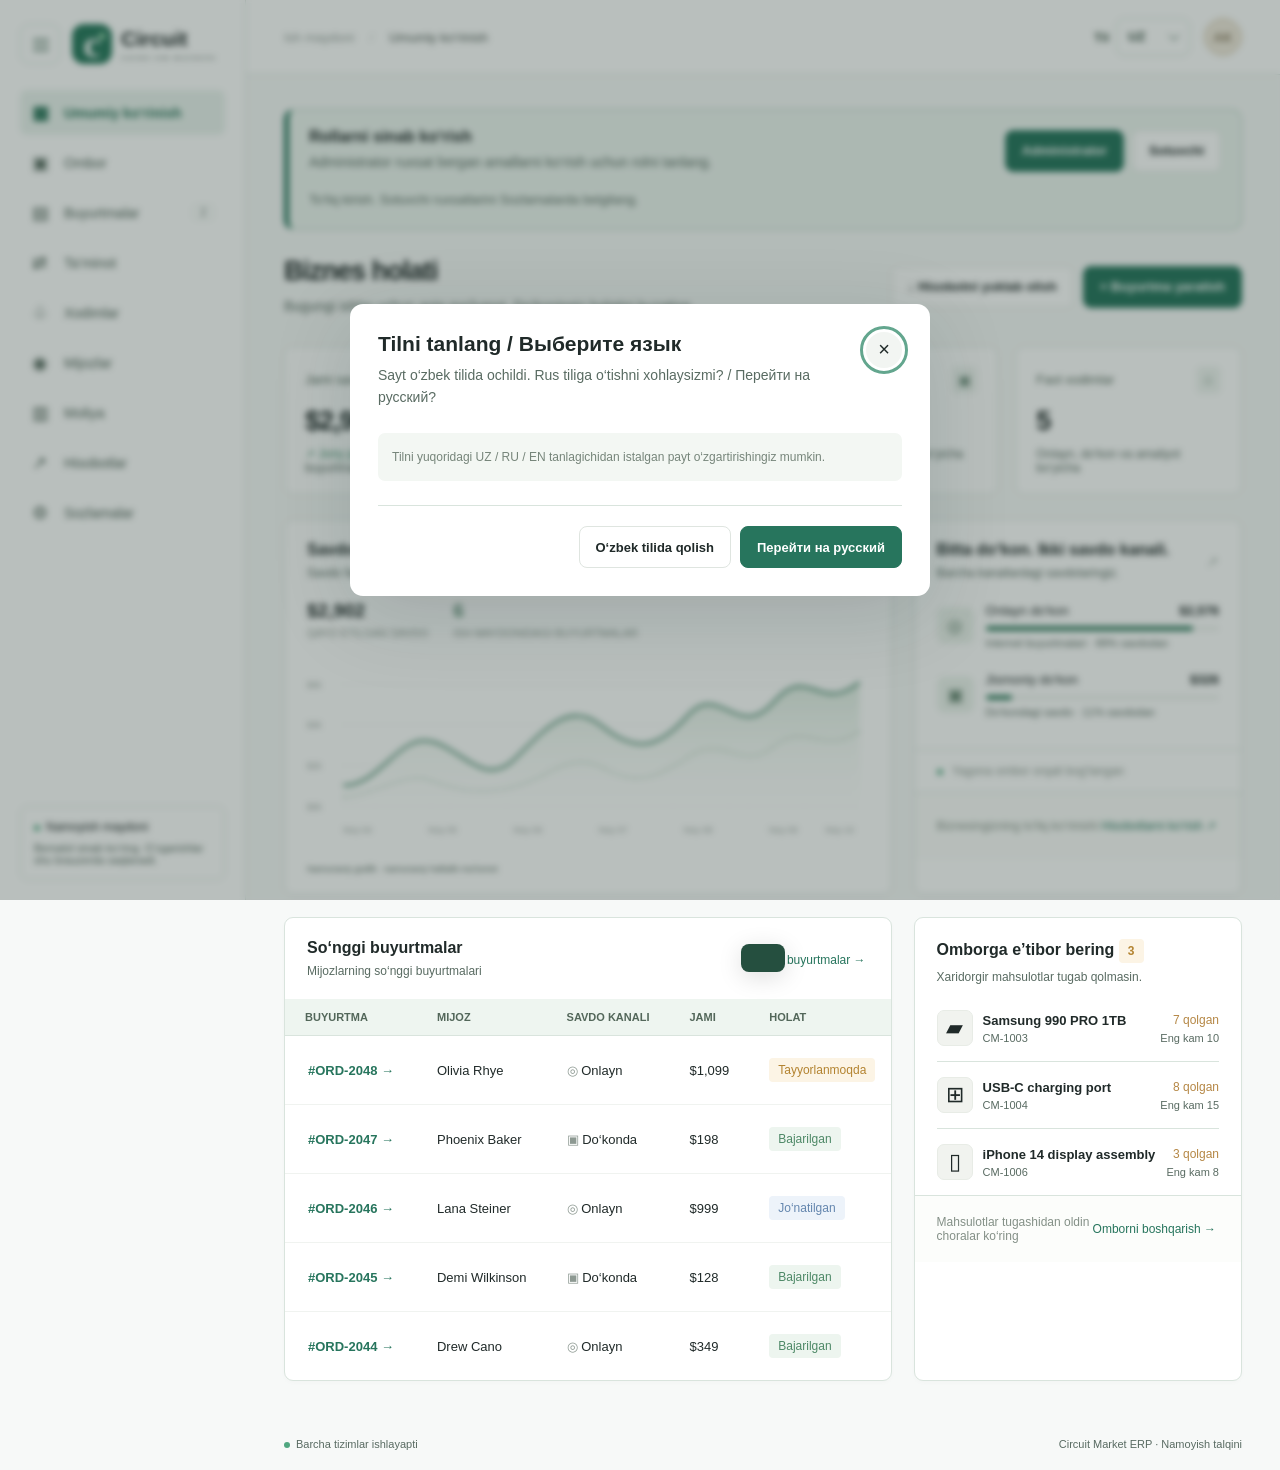
<file: index.html>
<!doctype html>
<html lang="uz"><head><meta charset="UTF-8"><meta name="viewport" content="width=device-width, initial-scale=1"><title>Circuit Market — ERP workspace</title><link rel="stylesheet" href="styles.css"></head>
<body><aside class="sidebar"><div class="sidebar-top"><button class="category-toggle" id="categories-toggle" data-action="toggle-categories" aria-controls="nav" aria-expanded="true" aria-label="Kategoriyalarni yashirish" title="Kategoriyalarni yashirish"><svg viewBox="0 0 24 24" width="22" height="22" aria-hidden="true"><path d="M4 6h16M4 12h16M4 18h16"/></svg></button><a class="brand" href="#dashboard"><span class="logo">c<span>•</span></span><span>Circuit<span class="brand-sub">MARKET WORKSPACE</span></span></a></div><nav id="nav"></nav><div class="sidebar-bottom"><div class="demo"><span class="live-dot"></span> Demo workspace<small>Explore freely. Your changes stay here.</small></div></div></aside><div class="shell"><header><div class="header-left"><div class="breadcrumb">Workspace <span>/</span> <strong id="crumb">Overview</strong></div></div><div class="header-actions"><label class="language-control"><span id="language-label">Til</span><select id="language" aria-labelledby="language-label"><option value="uz">UZ</option><option value="ru">RU</option><option value="en">EN</option></select></label><button class="avatar small" id="profile" aria-label="Profil">AK</button></div></header><main id="main"></main><footer><span><span class="live-dot"></span> All systems operational</span><span>Circuit Market ERP · Presentation demo</span></footer></div><div id="overlay" class="overlay" hidden></div><div id="toast" role="status"></div><script src="i18n.js"></script><script src="features.js"></script><script src="dropdowns.js"></script><script src="motion.js"></script><script src="app.js"></script></body></html>
</file>
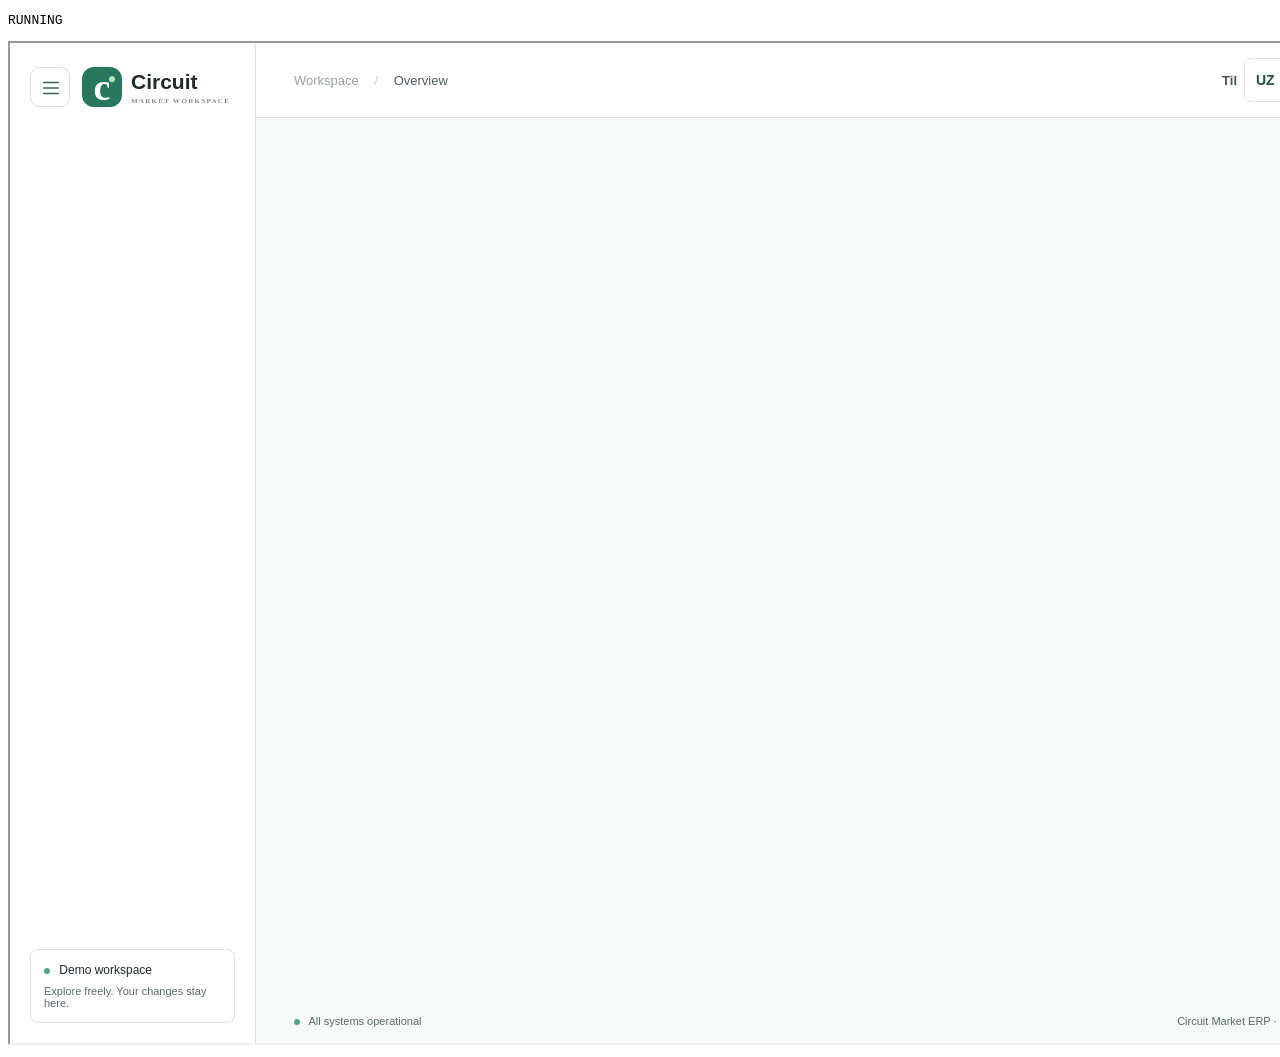
<file: tests/browser.html>
<!doctype html><meta charset="utf-8"><title>ERP browser checks</title><pre id="result">RUNNING</pre><iframe src="../index.html" style="width:1400px;height:1000px"></iframe><script>
const frame=document.querySelector('iframe');
frame.onload=async()=>{
  const w=frame.contentWindow,d=w.document,checks=[];
  const assert=(ok,label)=>{if(!ok)throw Error(label);checks.push(label)};
  const click=selector=>{const el=d.querySelector(selector);assert(el,'control exists: '+selector);el.click()};
  try{
    assert(d.documentElement.lang==='uz','boots in UZ');
    assert(!d.querySelector('#overlay').hidden,'Russian language prompt opens');
    click('[data-action="use-ru"]');assert(d.documentElement.lang==='ru','Russian prompt changes language');
    const lang=d.querySelector('#language');lang.value='en';lang.dispatchEvent(new w.Event('change',{bubbles:true}));
    assert(d.querySelector('h1').textContent==='Business overview','English selector changes UI');
    assert(d.querySelectorAll('#profile').length===1&&!d.querySelector('.sidebar .avatar'),'one profile icon');
    assert(!d.querySelector('[data-role="customer"]'),'Customer role removed');
    assert(!d.querySelector('.workspace'),'inactive workspace box removed');
    assert(!d.querySelector('.today')&&!d.querySelector('#alerts'),'date and redundant header shortcut removed');
    assert(d.querySelector('.sidebar-top').firstElementChild.id==='categories-toggle','menu button appears before logo');
    assert(d.querySelector('#categories-toggle svg')&&!d.querySelector('#categories-toggle').textContent.trim(),'menu button is icon only');
    click('#categories-toggle');assert(d.querySelector('#nav').hidden,'categories collapse');
    assert(d.querySelector('.sidebar').getBoundingClientRect().width===0,'collapsed sidebar disappears entirely');
    assert(d.querySelector('.shell').getBoundingClientRect().left===0,'content expands to left edge');
    assert(!!d.querySelector('header .brand'),'logo moves into top bar');
    assert(d.querySelector('header .sidebar-top').firstElementChild.id==='categories-toggle','collapsed header keeps button before logo');
    if(!w.matchMedia('(prefers-reduced-motion: reduce)').matches)assert(d.getAnimations().some(a=>a.effect?.target===d.querySelector('.brand')),'logo morphs between sidebar and header');
    else assert(d.getAnimations().length===0,'reduced-motion preference disables animation');
    click('#categories-toggle');assert(!!d.querySelector('.sidebar .brand'),'logo returns when expanded');
    // Rapid clicks must settle on the final layout, without stale animation state.
    click('#categories-toggle');click('#categories-toggle');
    await new Promise(r=>setTimeout(r,380));
    assert(!d.body.classList.contains('nav-collapsed')&&!!d.querySelector('.sidebar .brand'),'rapid toggles settle correctly');
    const languageTrigger=d.querySelector('#language').closest('.select-control').querySelector('.select-trigger');
    languageTrigger.click();await new Promise(r=>setTimeout(r,100));assert(!d.querySelector('#select-menu').hidden,'custom language menu opens and stays open');
    d.querySelector('[data-option-index="1"]').click();assert(d.documentElement.lang==='ru','custom language option applies');
    w.setLanguage('en');
    click('[data-action="new-order"]');
    const product=d.querySelector('[name="product"]'),qty=d.querySelector('[name="qty"]');
    product.value='CM-1006';product.dispatchEvent(new w.Event('change',{bubbles:true}));
    assert(qty.max==='3','quantity maximum tracks selected stock');qty.value='4';assert(!qty.checkValidity(),'browser blocks overselling');
    product.value='CM-1001';product.dispatchEvent(new w.Event('change',{bubbles:true}));qty.value='1';
    d.querySelector('[name="customer"]').value='Olivia Rhye';
    const channelTrigger=d.querySelector('[name="channel"]').closest('.select-control').querySelector('.select-trigger');channelTrigger.click();
    channelTrigger.dispatchEvent(new w.KeyboardEvent('keydown',{key:'End',bubbles:true}));channelTrigger.dispatchEvent(new w.KeyboardEvent('keydown',{key:'Enter',bubbles:true}));
    assert(d.querySelector('[name="channel"]').value==='In-store','custom form menu supports keyboard selection');
    d.querySelector('#order-form').requestSubmit();
    assert(d.querySelector('#overlay').hidden,'valid staff order submitted');
    click('[data-role="admin"]');click('#nav [href="#customers"]');
    await new Promise(r=>setTimeout(r,50));
    click('[data-customer="Olivia Rhye"]');assert(d.querySelectorAll('.purchase-card').length>=2,'customer opens separate purchases');click('.close');
    click('#profile');await new Promise(r=>setTimeout(r,50));
    assert(!!d.querySelector('#permission-form'),'admin seller permission settings');
    d.querySelector('[name="createOrders"]').checked=false;d.querySelector('[name="salesReport"]').checked=false;d.querySelector('[name="stockReport"]').checked=false;d.querySelector('#permission-form').requestSubmit();
    click('[data-role="seller"]');assert(!d.querySelector('[data-action="new-order"]'),'seller create action obeys admin');
    click('#nav [href="#reports"]');await new Promise(r=>setTimeout(r,50));assert(!d.querySelector('[data-export]'),'seller exports obey admin');
    click('[data-role="admin"]');click('#nav [href="#reports"]');await new Promise(r=>setTimeout(r,50));click('[data-export="orders"]');
    assert(d.querySelectorAll('[name="format"] option').length===3,'three download formats');click('.close');
    for(const locale of ['uz','ru','en']){
      lang.value=locale;lang.dispatchEvent(new w.Event('change',{bubbles:true}));
      click('#nav [href="#inventory"]');await new Promise(r=>setTimeout(r,50));
      const filter=d.querySelector('#filter');filter.value='Phones';filter.dispatchEvent(new w.Event('change',{bubbles:true}));
      assert(d.querySelectorAll('tbody tr').length===1&&d.querySelector('tbody').textContent.includes('iPhone 15 Pro'),'category filter works in '+locale);
      w.go('dashboard');const period=d.querySelector('#period');period.value='30 days';period.dispatchEvent(new w.Event('change',{bubbles:true}));assert(d.querySelector('#period').value==='30 days','chart period works in '+locale);
    }
    w.setLanguage('ru');
    await new Promise(resolve=>{frame.onload=resolve;w.location.reload()});
    const fresh=frame.contentWindow.document;
    assert(fresh.documentElement.lang==='uz'&&fresh.querySelector('#language').value==='uz','reload always returns to Uzbek');
    fresh.querySelector('[data-action="keep-uz"]').click();fresh.querySelector('[data-role="seller"]').click();
    assert(!fresh.querySelector('[data-action="new-order"]'),'administrator permissions survive reload');
    document.querySelector('#result').textContent='PASS '+checks.length+' browser checks\n'+checks.join('\n');
  }catch(error){document.querySelector('#result').textContent='FAIL '+error.stack+'\n'+checks.join('\n')}
};
</script>
</file>
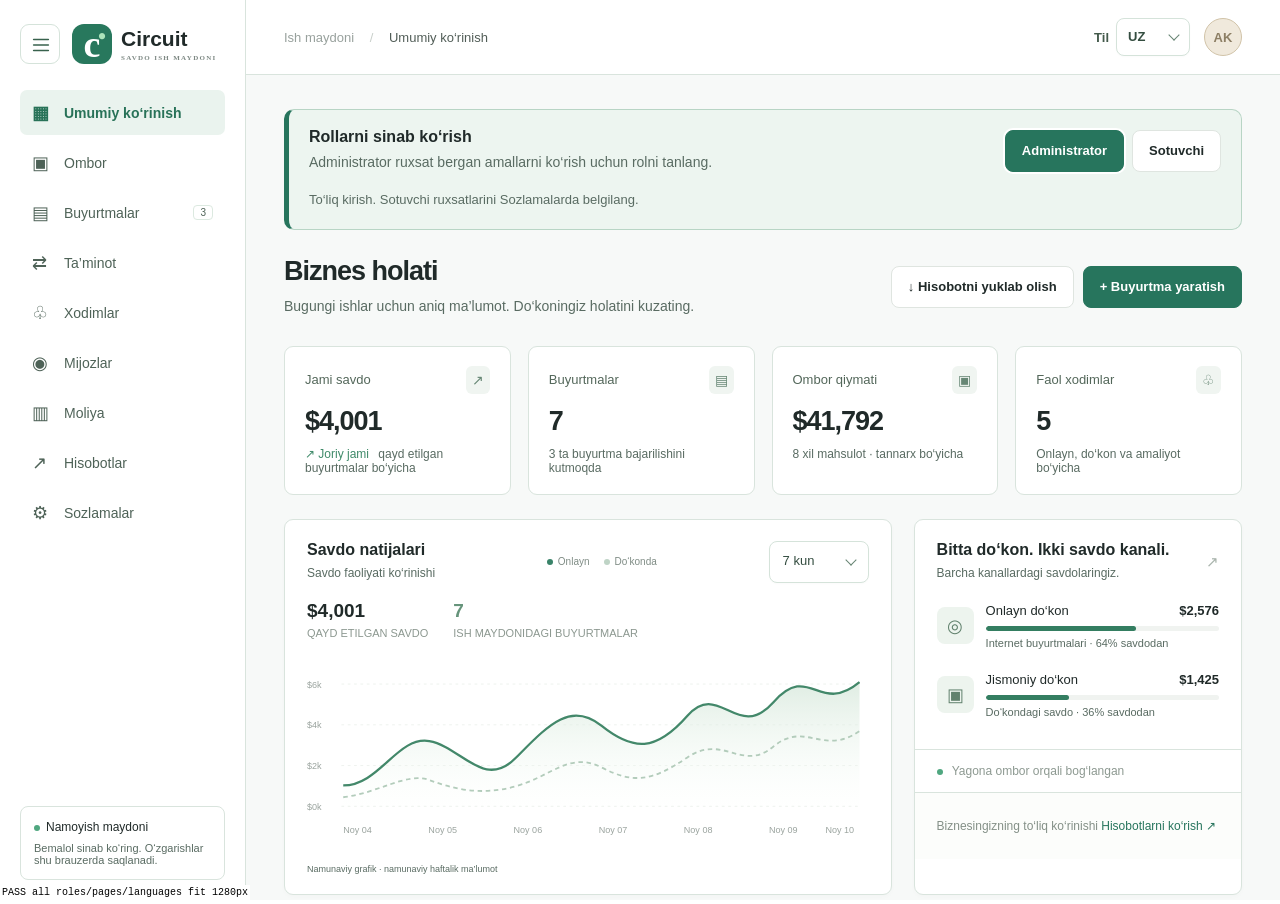
<file: tests/layout.html>
<!doctype html><meta charset="utf-8"><title>ERP layout check</title><style>html,body{margin:0;width:100%;height:100%;overflow:hidden}iframe{width:100%;height:100%;border:0}#result{position:absolute;bottom:0;background:#fff;padding:2px;font:10px monospace}</style><iframe src="../index.html"></iframe><div id="result"></div><script>
document.querySelector('iframe').onload=async()=>{
 const frame=document.querySelector('iframe');
 if(location.search.includes('mobile'))frame.style.width='390px';
 const w=frame.contentWindow,d=w.document,failures=[];
 const settle=()=>d.getAnimations().forEach(animation=>animation.finish());
 w.close();
 for(const lang of ['uz','ru','en'])for(const role of ['admin','seller']){
   w.setLanguage(lang);d.querySelector('[data-role="'+role+'"]').click();
   for(const a of [...d.querySelectorAll('#nav a')]){
     w.go(a.hash.slice(1));
     settle();
     if(d.documentElement.scrollWidth>d.documentElement.clientWidth+1)failures.push(lang+'/'+role+'/'+a.hash+' overflows');
     d.querySelector('#categories-toggle').click();
     settle();
     if(d.querySelector('.sidebar').getBoundingClientRect().width!==0)failures.push('sidebar remains visible');
     if(d.querySelector('.shell').getBoundingClientRect().left!==0)failures.push('sidebar gap remains');
     if(!d.querySelector('header .brand'))failures.push('brand missing from header');
     if(d.documentElement.scrollWidth>d.documentElement.clientWidth+1)failures.push(lang+'/'+role+'/'+a.hash+' collapsed overflow');
     d.querySelector('#categories-toggle').click();
     settle();
   }
 }
 w.setLanguage('uz');d.querySelector('[data-role="admin"]').click();
 await new Promise(resolve=>setTimeout(resolve,100));
 if(location.search.includes('collapsed'))d.querySelector('#categories-toggle').click();
 settle();
 if(location.search.includes('dropdown')){
   d.querySelector('#language').closest('.select-control').querySelector('.select-trigger').click();
   const rect=d.querySelector('#select-menu').getBoundingClientRect();
   if(rect.left<0||rect.right>w.innerWidth||rect.bottom>w.innerHeight)failures.push('dropdown outside viewport');
 }
 document.querySelector('#result').textContent=failures.length?'FAIL '+failures.join('; '):'PASS all roles/pages/languages fit '+d.documentElement.clientWidth+'px';
};
</script>
</file>
<file: styles.css>
:root { --ink:#202a29; --green:#27755d; --paper:#f7f9f8; --soft:#edf5f0; }
* { box-sizing:border-box; }
body { margin:0; background:var(--paper); color:var(--ink); font:14px 'DM Sans',Segoe UI,sans-serif; }
button,input,select { font:inherit; }
button,a { -webkit-tap-highlight-color:transparent; }
button { cursor:pointer; }
button:focus-visible,a:focus-visible { outline:3px solid #63a68e; outline-offset:3px; }
button { color:inherit; }
a { color:inherit; text-decoration:none; }
.sidebar { width:246px; background:white; position:fixed; inset:0 auto 0 0; border-right:1px solid var(--line); padding:30px 20px; display:flex; flex-direction:column; }
.brand { display:flex; align-items:center; gap:12px; font:800 24px Manrope,sans-serif; padding:0 10px; }
.logo { background:#28785d; color:white; border-radius:12px; width:40px; height:40px; display:grid; place-items:center; font:800 38px Manrope; position:relative; line-height:1; }
.logo span { position:absolute; font-size:23px; right:6px; top:1px; color:#ace4bb; }
.brand-sub { display:block; font:600 8px 'DM Sans'; letter-spacing:2.3px; margin-top:3px; color:#7e8984; }
.nav-label { font-size:10px; color:#98a19d; letter-spacing:1.5px; padding:0 12px; margin-bottom:12px; }
nav a { display:flex; gap:13px; align-items:center; padding:12px; margin-bottom:5px; border-radius:7px; }
nav a.active { background:#eaf3ee; color:#287258; font-weight:700; }
nav a:hover { background:#f0f5f2; }
.nav-icon { width:19px; font-size:18px; line-height:1; }
.nav-count { margin-left:auto; background:white; border:1px solid #dce9e0; border-radius:4px; padding:1px 6px; font-size:10px; }
.sidebar-bottom { margin-top:auto; }
.demo { border:1px solid var(--line); border-radius:8px; padding:13px; }
.demo small { display:block; margin-top:8px; }
.live-dot { display:inline-block; width:6px; height:6px; background:#50a780; border-radius:100%; margin-right:6px; }
.profile { border:0; background:none; display:flex; gap:10px; align-items:center; text-align:left; width:100%; padding:22px 0 0; font-size:12px; }
.profile>span:last-child { margin-left:auto; }
.avatar { display:grid; place-items:center; width:34px; height:34px; border-radius:50%; background:#f0e9dc; color:#8c7e64; font-size:11px; font-weight:700; }
.shell { margin-left:246px; }
header { height:75px; background:#fff; border-bottom:1px solid var(--line); padding:0 38px; display:flex; align-items:center; justify-content:space-between; }
.breadcrumb { color:#98a19d; }
.breadcrumb span { margin:0 12px; color:#c8cfca; }
.breadcrumb strong { color:#515d57; font-weight:500; }
.header-actions { display:flex; align-items:center; }
main { padding:34px 38px 20px; min-height:calc(100vh - 118px); max-width:1660px; margin:auto; }
.page-heading { display:flex; justify-content:space-between; align-items:center; gap:15px; margin-bottom:28px; }
h1 { font:750 27px Manrope,Segoe UI,sans-serif; letter-spacing:-1px; margin:0 0 8px; }
p { margin:0; line-height:1.6; }
.eyebrow { font-size:10px; color:var(--green); font-weight:700; letter-spacing:1.4px; margin-bottom:8px; }
.buttons { display:flex; gap:9px; align-items:center; }
.btn { border:1px solid #dfe5e0; background:white; font-weight:600; display:inline-flex; align-items:center; gap:8px; justify-content:center; }
.btn:hover { background:#f0f5f1; }
.btn.primary { background:var(--green); color:white; border-color:var(--green); }
.btn.primary:hover { background:#1c5d48; }
.btn.danger { color:#ae4e41; }
.stats { display:grid; grid-template-columns:repeat(4,1fr); gap:17px; margin-bottom:24px; }
.stat { border:1px solid var(--line); background:white; border-radius:9px; padding:19px 20px; }
.stat-top { display:flex; align-items:center; justify-content:space-between; }
.stat-symbol { background:#f0f5f1; color:#678775; padding:6px; border-radius:6px; font-size:14px; }
.stat-value { font:750 27px Manrope,sans-serif; letter-spacing:-1px; margin:12px 0 10px; }
.trend { color:#3f8a69; margin-right:6px; }
.grid-main { display:grid; grid-template-columns:minmax(0,1.85fr) minmax(270px,1fr); gap:22px; margin-bottom:22px; }
.card { background:white; border:1px solid var(--line); border-radius:9px; overflow:hidden; }
.card-head { padding:21px 22px 0; display:flex; justify-content:space-between; align-items:center; gap:12px; }
.card h2 { font:700 14px Manrope,sans-serif; margin:0 0 5px; }
.text-button { border:0; background:none; color:var(--green); padding:3px; white-space:nowrap; }
.legend { display:flex; gap:14px; font-size:10px; color:#7f8c85; }
.legend i { display:inline-block; background:#398369; width:6px; height:6px; border-radius:50%; margin-right:5px; }
.legend .light { background:#bfd4c6; }
.chart { padding:15px 22px 18px; }
.chart svg { width:100%; height:205px; overflow:visible; }
.chart text { font:10px 'DM Sans'; fill:#9ba49f; }
.chart-summary { display:flex; gap:25px; padding:17px 22px 0; }
.chart-summary strong { font:700 19px Manrope; }
.chart-summary span { color:#8c9890; display:block; margin-top:5px; }
.channel-list { padding:20px 22px 8px; }
.channel { display:flex; gap:12px; align-items:center; margin-bottom:23px; }
.tile { width:37px; height:37px; background:#edf4ee; display:grid; place-items:center; border-radius:8px; font-size:18px; color:#61816d; }
.channel-info { flex:1; }
.channel-line { display:flex; justify-content:space-between; margin-bottom:8px; }
.bar { height:5px; background:#f0f3f0; border-radius:4px; overflow:hidden; }
.bar>i { height:100%; display:block; background:#347e61; border-radius:4px; }
.channel small { display:block; margin-top:6px; }
.channel-note { border-top:1px solid var(--line); padding:14px 22px; color:#8d9991; }
.table-wrap { overflow:auto; }
table { border-collapse:collapse; width:100%; text-align:left; white-space:nowrap; }
th { padding:12px 20px; border-bottom:1px solid var(--line); }
td { border-bottom:1px solid #f0f3f0; }
tbody tr:last-child td { border-bottom:none; }
tbody tr.clickable { cursor:pointer; }
tbody tr.clickable:hover { background:#f7faf8; }
.table-top { padding-bottom:18px; }
.badge { border-radius:4px; display:inline-block; background:#edf5ef; color:#4d8866; }
.badge.amber { color:#b38330; background:#fcf4e5; }
.badge.blue { color:#6486ae; background:#edf3fa; }
.badge.gray { background:#f0f2f1; color:#84928a; }
.badge.red { background:#fceeed; color:#b26458; }
.item { display:flex; align-items:center; gap:10px; }
.item-icon { font-size:22px; background:#f1f3ef; border:1px solid #e8ece6; border-radius:7px; width:36px; height:36px; display:grid; place-items:center; }
.item strong { display:block; font-weight:550; }
.item small { display:block; margin-top:4px; }
.low-list { padding:8px 22px 0; }
.low-row { display:flex; align-items:center; justify-content:space-between; gap:10px; padding:15px 0; border-bottom:1px solid var(--line); }
.stock-number { font-size:12px; color:#b58745; text-align:right; }
.stock-number small { display:block; margin-top:5px; }
.low-list .low-row:last-child { border-bottom:none; }
.card-bottom { padding:15px 22px; background:#fcfdfb; border-top:1px solid var(--line); color:#849087; display:flex; justify-content:space-between; align-items:center; }
.toolbar { display:flex; gap:12px; align-items:center; padding:17px 20px; border-bottom:1px solid var(--line); flex-wrap:wrap; }
.search { border:1px solid var(--line); border-radius:6px; padding:10px 12px; width:260px; background:#fcfdfb; color:var(--ink); }
select { background:white; }
.count { margin-left:auto; color:#8e9a91; }
.empty { padding:50px; text-align:center; color:#8d9890; }
.staff-grid { display:grid; grid-template-columns:repeat(3,1fr); gap:20px; margin-top:22px; }
.person { padding:24px; }
.person .avatar { width:48px; height:48px; font-size:15px; margin-bottom:17px; }
.person h2 { font-size:15px; margin-bottom:5px; }
.person p { margin-bottom:18px; }
.person-meta { display:flex; justify-content:space-between; padding-top:17px; border-top:1px solid var(--line); font-size:10px; color:#8e9891; }
.overlay { position:fixed; inset:0; background:#172c254d; z-index:20; display:flex; align-items:center; justify-content:center; padding:24px; backdrop-filter:blur(3px); }
.overlay[hidden] { display:none; }
.modal { background:white; border-radius:13px; padding:28px; max-width:100%; max-height:92vh; overflow:auto; box-shadow:0 20px 80px #102b2526; }
.modal.wide { width:660px; }
.modal-head { display:flex; justify-content:space-between; align-items:start; margin-bottom:24px; }
.modal h2 { font:750 21px Manrope; margin:0 0 8px; }
.close { border:none; background:#f2f5f2; border-radius:50%; font-size:20px; }
.form-grid { display:grid; grid-template-columns:1fr 1fr; gap:16px; }
label { display:block; margin-bottom:16px; }
label input,label select { display:block; width:100%; border:1px solid #dfe7df; padding:11px; margin-top:7px; background:white; }
input:focus,select:focus { outline:2px solid #bad6c7; outline-offset:1px; }
.form-actions { display:flex; justify-content:flex-end; gap:9px; margin-top:24px; padding-top:20px; border-top:1px solid var(--line); }
.detail-grid { display:grid; grid-template-columns:1fr 1fr; gap:20px; padding:20px 0; }
.detail-grid small { display:block; color:var(--muted); margin-bottom:6px; }
.detail-grid strong { font-size:13px; }
.note { background:#f3f7f3; padding:14px; border-radius:7px; line-height:1.7; color:#76857a; }
#toast { position:fixed; bottom:28px; left:calc(50% + 123px); transform:translateX(-50%) translateY(100px); background:#254f3f; color:white; padding:14px 22px; border-radius:8px; font-size:12px; z-index:30; transition:transform .2s; box-shadow:0 5px 25px #0002; }
#toast.show { transform:translateX(-50%) translateY(0); }
footer { display:flex; justify-content:space-between; padding:15px 38px 20px; }
.report-grid { display:grid; grid-template-columns:repeat(2,1fr); gap:20px; }
.report { padding:25px; }
.report p { margin:12px 0 22px; }
.finance-line { display:flex; justify-content:space-between; border-bottom:1px solid var(--line); padding:20px; font-size:12px; }
.finance-line strong { font-size:15px; }
.tabs { display:flex; gap:7px; }
.tabs button { border:1px solid var(--line); background:white; font-size:10px; padding:6px 10px; border-radius:5px; }
.tabs button.active { background:#edf5ee; color:var(--green); }
@media(min-width:1500px) {
  main { padding-top:42px; }
  .chart svg { height:240px; }
  td { padding-top:18px; padding-bottom:18px; }
}
@media(max-width:1150px) {
  .sidebar { width:210px; padding:25px 14px; }
  .shell { margin-left:210px; }
  main { padding:25px 24px; }
  .grid-main { grid-template-columns:minmax(0,1.65fr) minmax(250px,1fr); }
  .stats { gap:10px; }
  .stat { padding:15px; }
  .stat-value { font-size:23px; }
  .legend { display:none; }
  header { padding:0 24px; }
  .staff-grid { grid-template-columns:repeat(2,1fr); }
}
@media(max-width:850px) {
  .sidebar { width:72px; padding:20px 10px; }
  .brand { padding:0 5px; }
  .brand>span:last-child,.workspace,.nav-label,nav a>span:not(.nav-icon),.sidebar-bottom { display:none; }
  nav { margin-top:35px; }
  nav a { justify-content:center; padding:13px 0; }
  .shell { margin-left:72px; }
  .grid-main { grid-template-columns:1fr; }
  .stats { grid-template-columns:repeat(2,1fr); }
  .page-heading { align-items:flex-start; }
  h1 { font-size:23px; }
  .report-grid { grid-template-columns:1fr; }
  #toast { left:55%; }
}
@media(max-width:540px) {
  main { padding:24px 14px; }
  header { padding:0 16px; height:62px; }
  .page-heading { flex-direction:column; }
  .staff-grid { grid-template-columns:1fr; }
  .stat { padding:14px 12px; }
  .stat-value { font-size:23px; }
  .form-grid { grid-template-columns:1fr; gap:0; }
  .search { width:100%; }
  .modal { padding:21px; }
  .header-actions { gap:12px; }
  footer { padding:15px; font-size:8px; }
  .breadcrumb { font-size:10px; }
  .card-head { padding-left:16px; padding-right:16px; }
}
:root { --muted:#596b62; --line:#d9e4dd; }
body { font-size:15px; }
p { font-size:14px; color:#596b62; }
.btn { font-size:13px; min-height:42px; padding:10px 16px; border-radius:8px; }
button:disabled { opacity:.5; cursor:not-allowed; }
.buttons,.quick-actions { flex-wrap:wrap; }
.quick-actions { display:flex; gap:12px; margin:0 0 22px; }
select { appearance:none; -webkit-appearance:none; border:1px solid #b9cfc3; background-color:#f4f9f6; background-image:url("data:image/svg+xml,%3Csvg xmlns='http://www.w3.org/2000/svg' width='16' height='16' viewBox='0 0 24 24' fill='none' stroke='%2327755d' stroke-width='2.5'%3E%3Cpath d='m6 9 6 6 6-6'/%3E%3C/svg%3E"); background-repeat:no-repeat; background-position:right 12px center; color:#244f3d; font-size:14px; min-height:42px; padding:10px 38px 10px 12px; border-radius:8px; max-width:100%; cursor:pointer; }
select:hover { border-color:#27755d; background-color:#edf5f0; }
option { background:white; color:#202a29; }
label input,label select { font-size:14px; min-height:44px; border-radius:8px; }
label { font-size:13px; color:#435a4b; }
.search { font-size:14px; min-height:44px; }
header { gap:16px; }
.header-actions { gap:14px; }
.breadcrumb { font-size:13px; }
.avatar.small { border:1px solid #d1c3a8; width:38px; height:38px; font-size:13px; }
.language-control { display:flex; gap:7px; align-items:center; margin:0; font-weight:600; }
.language-control select { min-width:76px; margin:0; width:auto; }
.role-panel { padding:18px 20px; border:1px solid #b8d5c5; border-left:5px solid var(--green); border-radius:10px; background:#edf5f0; display:flex; justify-content:space-between; align-items:center; gap:12px; flex-wrap:wrap; margin-bottom:26px; }
.role-panel strong { font-size:16px; }
.role-panel p { margin-top:5px; }
.role-buttons { display:flex; gap:8px; flex-wrap:wrap; }
.role-note { flex-basis:100%; font-size:13px; }
.role-buttons .primary { box-shadow:0 0 0 2px #fff; }
.sidebar { overflow-y:auto; padding-top:24px; padding-bottom:20px; }
.sidebar-bottom { padding-top:16px; }
nav a { font-size:14px; color:#4e6257; min-height:45px; }
.card { border-color:#d9e4dd; box-shadow:0 2px 5px #173c2905; }
.card h2 { font-size:16px; }
.card-head p { font-size:12px; }
th { font-size:11px; color:#53675a; font-weight:700; background:#eef5f0; }
td { font-size:13px; padding:16px 20px; }
.badge { font-size:12px; padding:5px 9px; }
.stat-top { font-size:13px; color:#53675a; }
.stat-foot { font-size:12px; color:#596b62; }
.item strong { font-size:13px; }
.item small { font-size:11px; color:#596b62; }
.count,.text-button,.card-bottom,.detail-grid small,.note { font-size:12px; }
.text-button { min-height:36px; }
.channel-line,.channel-line strong { font-size:13px; }
.channel small { font-size:11px; color:#596b62; }
.channel-note { font-size:12px; }
.chart-summary span { font-size:11px; }
.demo { font-size:12px; }
.demo small { font-size:11px; color:#596b62; }
.stock-number small { font-size:11px; color:#596b62; }
.customer-link { display:flex; gap:12px; align-items:center; background:none; border:0; padding:8px 0; color:#245f47; text-align:left; width:100%; min-height:44px; font-size:14px; }
.customer-link:hover { text-decoration:underline; }
.customer-link>span:last-child { margin-left:auto; }
.purchase-history { display:grid; gap:14px; }
.purchase-card { border:1px solid #cadbd0; border-radius:9px; background:#f8fbf9; padding:16px; }
.purchase-top { display:flex; align-items:center; justify-content:space-between; gap:12px; margin-bottom:10px; }
.purchase-card .item { margin:14px 0; }
.purchase-card .btn { margin-top:10px; }
.permissions { margin:24px 0; padding:20px; background:#f1f7f3; border:1px solid #bfd4c7; border-radius:9px; }
.permissions p { margin-bottom:12px; }
.permissions .btn { margin:4px 0 14px; }
.check-label { display:flex; align-items:center; gap:10px; margin:8px 0; min-height:38px; color:#244f3d; }
.check-label input { width:20px; height:20px; min-height:20px; margin:0; accent-color:var(--green); }
.report-grid { margin-top:20px; }
.report .tile { margin-bottom:14px; }
.modal { width:580px; }
.close { width:36px; height:36px; flex-shrink:0; }
.detail-grid strong { overflow-wrap:anywhere; }
footer { font-size:11px; color:#596b62; }
@media(max-width:1150px) {
  .header-actions { gap:10px; }
  .stat-value { font-size:24px; }
  .stat { padding:16px; }
}
@media(max-width:850px) {
  .sidebar { width:175px; padding:18px 10px; }
  .shell { margin-left:175px; }
  .brand { font-size:18px; padding:0; gap:8px; }
  .brand>span:last-child { display:block; }
  .brand-sub { display:none; }
  nav { margin-top:0; }
  nav a { justify-content:flex-start; padding:10px 8px; gap:8px; }
  nav a>span:not(.nav-icon) { display:inline; }
  .header-actions { gap:8px; }
  .breadcrumb { display:none; }
  header { justify-content:flex-end; }
  .language-control { font-size:12px; }
  .role-panel { padding:16px; }
  .role-buttons { width:100%; }
  .role-buttons .btn { flex:1; }
  .stats { gap:12px; }
  .buttons { width:100%; }
  .page-heading { flex-wrap:wrap; }
  .legend { display:none; }
  .card-head { flex-wrap:wrap; }
}
@media(max-width:540px) {
  .sidebar { position:relative; width:100%; height:auto; padding:12px 14px; border-right:0; border-bottom:1px solid var(--line); display:flex; gap:12px; }
  .brand { font-size:19px; }
  .sidebar nav { grid-column:1/-1; display:grid; grid-template-columns:repeat(2,minmax(0,1fr)); gap:5px; }
  .sidebar nav[hidden] { display:none; }
  .sidebar-bottom { display:none; }
  .shell { margin-left:0; }
  .brand .logo { width:34px; height:34px; }
  .role-buttons .btn { padding:10px 7px; min-width:75px; font-size:12px; }
  .role-panel { margin-bottom:20px; }
  .stats { grid-template-columns:repeat(2,minmax(0,1fr)); }
  .stat-value { font-size:23px; overflow-wrap:anywhere; }
  .stat-foot { line-height:1.5; }
  .stat-top { gap:4px; font-size:12px; }
  .card-head { align-items:flex-start; }
  .channel-line { flex-wrap:wrap; gap:6px; }
  .toolbar { padding:14px; }
  .count { margin-left:0; }
  footer { flex-direction:column; gap:8px; }
  .modal { padding:20px; }
  .detail-grid { gap:12px; }
  #toast { left:50%; width:max-content; max-width:92vw; }
  .overlay { padding:12px; }
}
label select { padding-right: 38px; }
h1, .brand, .stat-value, .chart-summary strong, .modal h2, .card h2, .chart text { font-family: 'Segoe UI', Arial, sans-serif; }
.order-link { font-size: 13px; font-weight: 600; }

/* A single brand/menu group moves into the header when navigation is closed. */
.sidebar-top { display:flex; align-items:center; gap:12px; flex-shrink:0; margin-bottom:26px; }
.sidebar-top .brand { padding:0; gap:9px; font-size:21px; min-width:0; }
.sidebar-top .brand-sub { font-size:7px; letter-spacing:1.3px; }
.category-toggle { width:40px; height:40px; padding:9px; border:1px solid #d5e3da; border-radius:9px; background:#fff; color:#38624d; display:grid; place-items:center; flex-shrink:0; }
.category-toggle:hover { background:#edf5f0; border-color:#8db69f; }
.category-toggle svg { fill:none; stroke:currentColor; stroke-width:1.8; stroke-linecap:round; }
.header-left { display:flex; align-items:center; gap:26px; min-width:0; }
.header-actions { margin-left:auto; flex-shrink:0; }
.header-left .sidebar-top { margin:0; gap:18px; }
.header-left .brand-sub { display:none; }
.nav-collapsed .sidebar { display:none; }
.nav-collapsed .shell { margin-left:0; }
.nav-collapsed #toast { left:50%; }

/* Styled comboboxes use one shared menu, with native values retained for forms. */
.select-control { position:relative; display:inline-flex; min-width:0; max-width:100%; vertical-align:middle; }
.select-native { position:absolute!important; width:1px!important; height:1px!important; padding:0!important; margin:0!important; opacity:0; pointer-events:none; overflow:hidden; clip-path:inset(50%); }
.select-trigger { width:100%; min-height:42px; min-width:100px; display:flex; align-items:center; justify-content:space-between; gap:18px; padding:10px 13px; border:1px solid #d5e3da; border-radius:8px; background:#fff; color:#344d40; text-align:left; font-size:13px; font-weight:500; line-height:1.45; box-shadow:0 1px 2px #173c2905; }
.select-trigger::after { content:''; width:7px; height:7px; border-right:1.7px solid #668473; border-bottom:1.7px solid #668473; transform:translateY(-2px) rotate(45deg); flex-shrink:0; }
.select-trigger:hover { background:#f8fbf9; border-color:#93b8a1; }
.select-trigger[aria-expanded="true"] { border-color:#43886a; box-shadow:0 0 0 3px #27755d14; }
.select-trigger[aria-expanded="true"]::after { transform:translateY(2px) rotate(225deg); }
label>.select-control { display:flex; width:100%; margin-top:7px; }
.language-control>.select-control { width:auto; margin:0; }
.language-control .select-trigger { min-width:74px; min-height:38px; padding:8px 11px; font-weight:600; }
.select-menu { position:fixed; z-index:50; overflow-y:auto; overscroll-behavior:contain; padding:5px; border:1px solid #d5e3da; border-radius:10px; background:#fff; box-shadow:0 10px 30px #163a2724,0 2px 5px #163a270a; }
.select-menu[hidden] { display:none; }
.select-option { display:flex; align-items:center; justify-content:space-between; gap:14px; padding:10px 12px; border-radius:6px; color:#344d40; font-size:14px; line-height:1.5; cursor:pointer; overflow-wrap:anywhere; }
.select-option[aria-selected="true"] { background:#edf5f0; color:#246348; font-weight:600; }
.select-option.highlighted,.select-option:hover { background:#e4f0e8; }
.select-option[aria-disabled="true"] { opacity:.45; cursor:default; }
.select-check { width:16px; flex-shrink:0; color:#27755d; }
@media(max-width:1150px) {
  .sidebar-top .brand { font-size:18px; gap:7px; }
  .sidebar-top .brand-sub { display:none; }
  .sidebar-top { gap:8px; }
  .sidebar-top .logo { width:34px; height:34px; }
}
@media(min-width:541px) and (max-width:850px) {
  .sidebar-top { flex-wrap:wrap; }
  .header-left .sidebar-top { flex-wrap:nowrap; }
}
@media(max-width:540px) {
  .sidebar-top { width:100%; margin:0; }
  .sidebar-top .brand { font-size:20px; }
  .sidebar nav { width:100%; }
  header { padding:0 14px; gap:10px; }
  .header-left { gap:0; }
  .header-left .sidebar-top { gap:10px; width:auto; }
  .header-left .brand>span:last-child { display:none; }
  .header-left .logo { width:32px; height:32px; }
  .header-actions { gap:9px; }
}

/* Shared blocks glide to their new positions, like a short Morph transition. */
.role-panel, .page-heading, .stat, #main .card { transform-origin:top left; }
.btn, .category-toggle, nav a, .select-trigger, .select-option {
  transition:background-color 160ms ease, border-color 160ms ease, box-shadow 160ms ease, color 160ms ease;
}
.select-trigger::after { transition:transform 160ms ease; }
.overlay:not([hidden]) { animation:veil-in 160ms ease-out; }
.overlay:not([hidden]) .modal { animation:dialog-in 240ms cubic-bezier(.22,1,.36,1); transform-origin:center; }
.select-menu:not([hidden]) { animation:menu-in 160ms cubic-bezier(.22,1,.36,1); transform-origin:top; }
@keyframes veil-in { from { opacity:0; } to { opacity:1; } }
@keyframes dialog-in { from { opacity:0; transform:translateY(14px) scale(.98); } to { opacity:1; transform:none; } }
@keyframes menu-in { from { opacity:0; transform:translateY(-4px) scale(.98); } to { opacity:1; transform:none; } }
@media(prefers-reduced-motion:reduce) {
  *, *::before, *::after { animation:none!important; transition:none!important; scroll-behavior:auto!important; }
}
</file>
